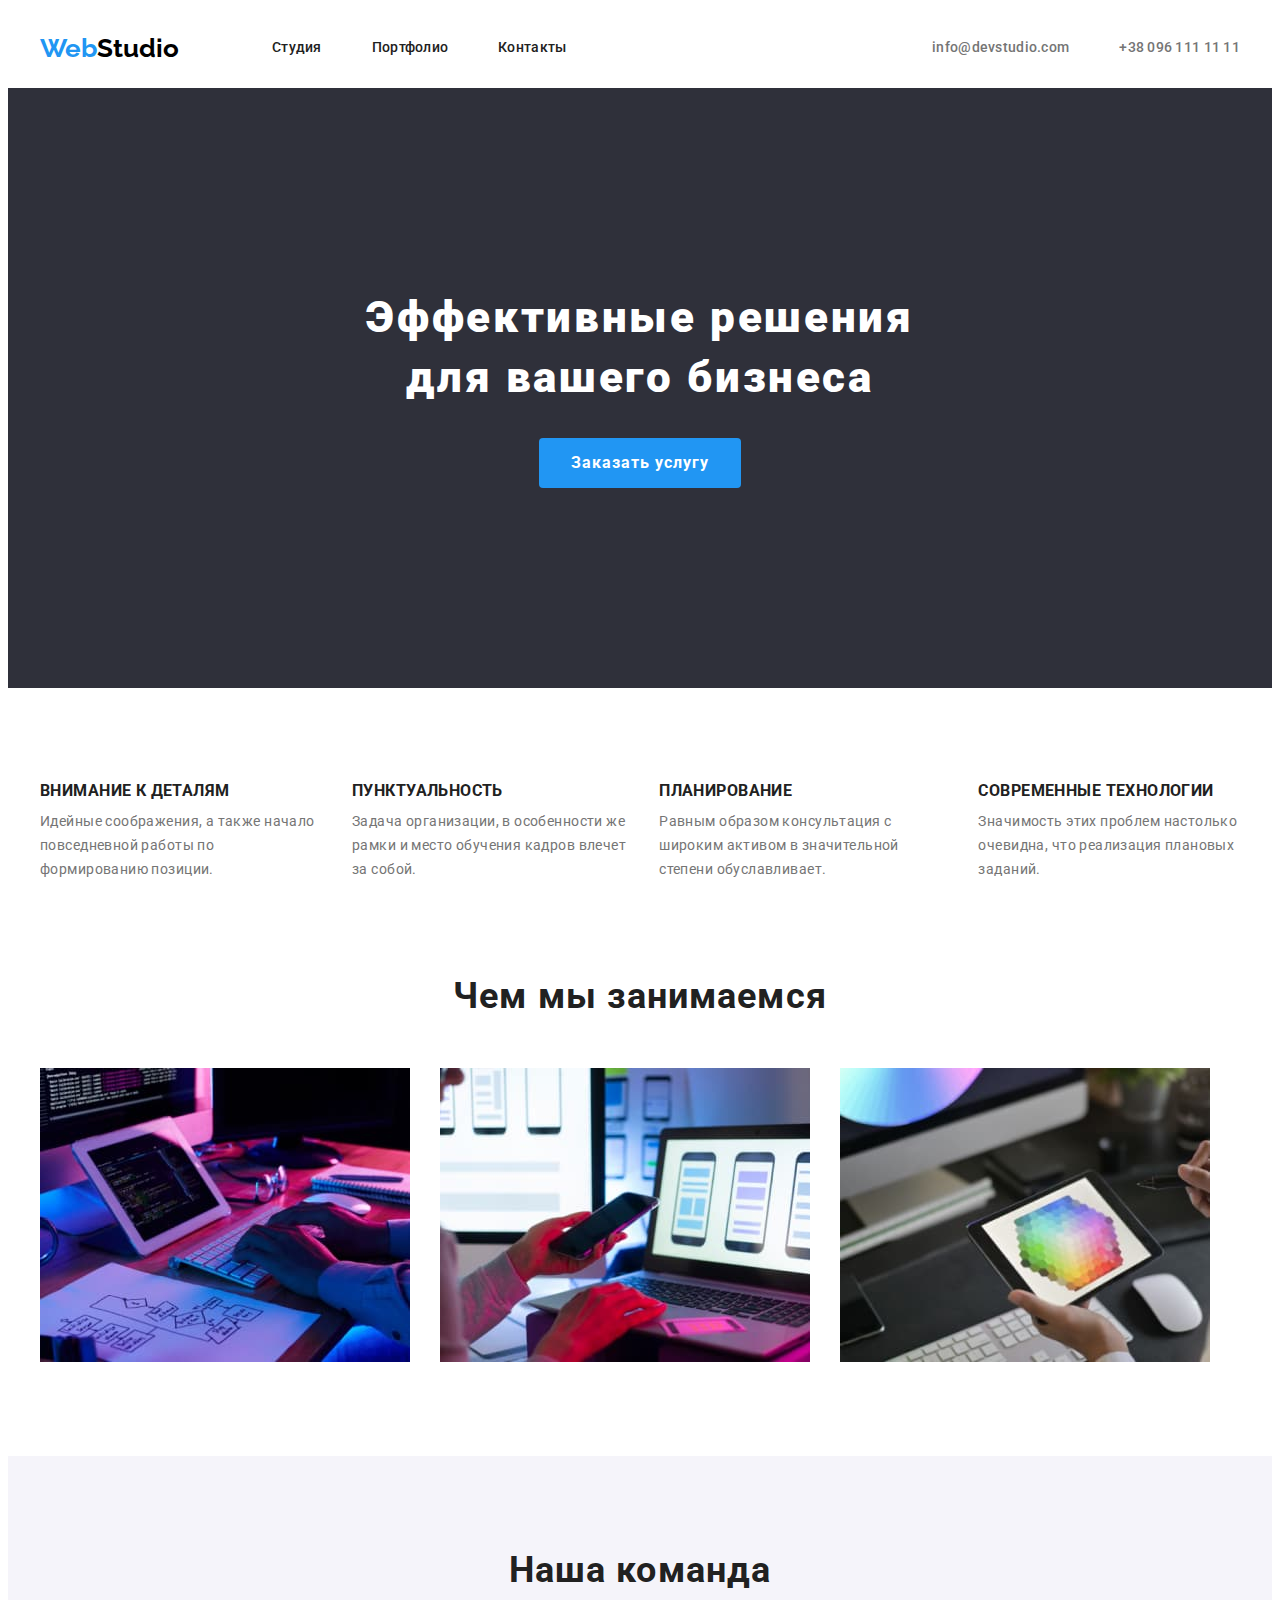
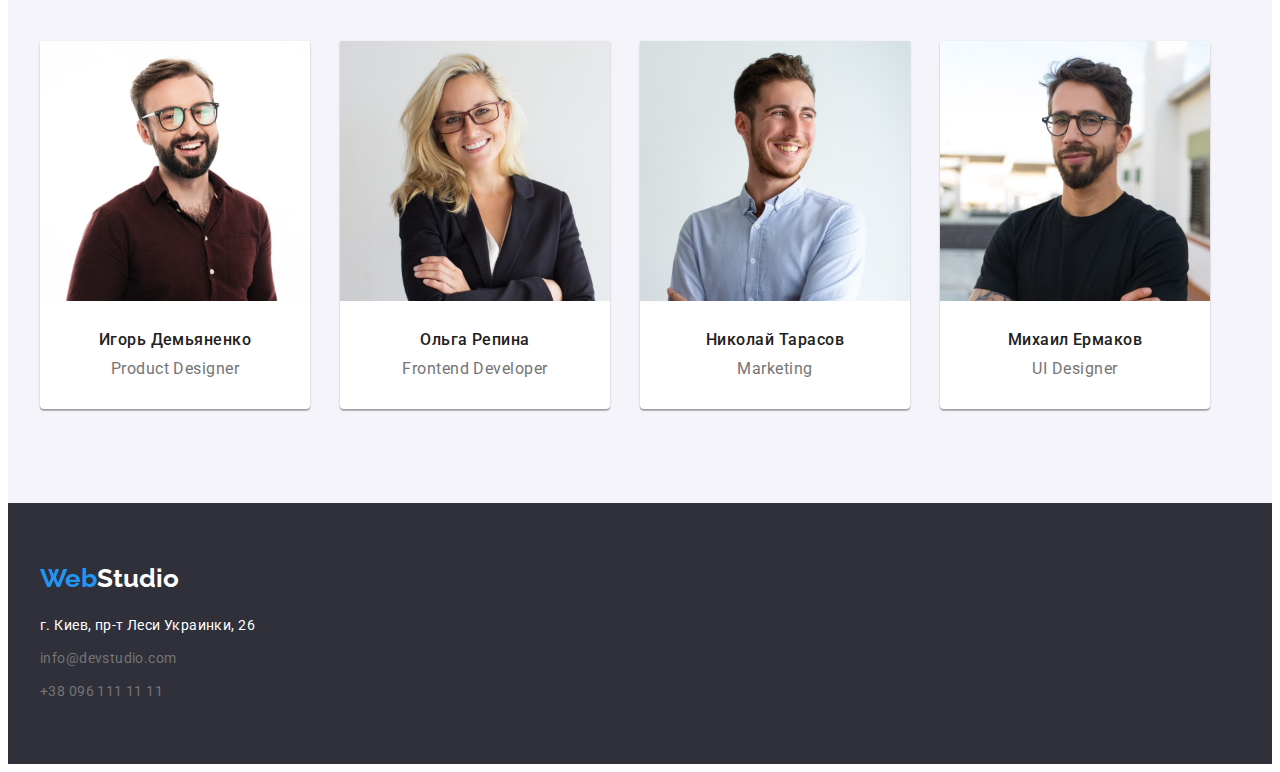
<file: index.html>
<!DOCTYPE html>
<html lang="ru">
<head>
    <meta charset="UTF-8">
    <meta http-equiv="X-UA-Compatible" content="IE=edge">
    <meta name="viewport" content="width=device-width, initial-scale=1.0">
    <title>Студия</title>
    <link rel="preconnect" href="https://fonts.googleapis.com">
<link rel="preconnect" href="https://fonts.gstatic.com" crossorigin>
<link href="https://fonts.googleapis.com/css2?family=Raleway:wght@700&family=Roboto:wght@400;500;700;900&display=swap" rel="stylesheet">
<link rel="stylesheet" href="https://cdnjs.cloudflare.com/ajax/libs/modern-normalize/1.1.0/modern-normalize.min.css" integrity="sha512-wpPYUAdjBVSE4KJnH1VR1HeZfpl1ub8YT/NKx4PuQ5NmX2tKuGu6U/JRp5y+Y8XG2tV+wKQpNHVUX03MfMFn9Q==" crossorigin="anonymous" referrerpolicy="no-referrer" />
<link rel="stylesheet" href="./css/styles.css">
</head>
    <body>
        <header>
            <div class="header-section">
                <div class="conteiner header-conteiner">
                    <nav class="header-nav">
                        <a class="logo-firstpart" href="./index.html">Web<span class="logo-secondpart">Studio</span></a>
                        <ul class="header-nav-list">
                            <li class="header-nav-item"><a class="nav-link" href="./index.html">Студия</a></li>
                            <li class="header-nav-item"><a class="nav-link" href="./portfolio.html">Портфолио</a></li>
                            <li class="header-nav-item"><a class="nav-link" href="" target="_blank" rel="noopener noferrer">Контакты</a></li>
                        </ul>
                    </nav>
                        <ul class="contacts">
                            <li class="contacts-item"><a class="contacts-link" href="mailto:info@devstudio.com">info@devstudio.com</a></li>
                            <li class="contacts-item"><a class="contacts-link" href="tel:+38 0961111111">+38 096 111 11 11</a></li>
                    </ul>
                </div>     
            </div>
        </header>
    <main>
            <section class="hero">
                <div class="conteiner">
                    <h1 class="hero-title">Эффективные решения<br/> для вашего бизнеса</h1>
                    <button type="button" class="hero-button">Заказать услугу</button>
            </section>
            <section class="section">
                <div class="conteiner">
                    <h2 class="visually-hidden">Наши приоритеты</h2>
                    <ul class="priorities-list">
                        <li class="priorities-title"><h3>ВНИМАНИЕ К ДЕТАЛЯМ</h3>
                        <p class="priorities-text" >Идейные соображения, а также начало повседневной работы по формированию позиции.</p></li>
                        <li class="priorities-title"><h3>ПУНКТУАЛЬНОСТЬ</h3>
                        <p class="priorities-text">Задача организации, в особенности же рамки и место обучения кадров влечет за собой.</p></li>
                        <li class="priorities-title"><h3>ПЛАНИРОВАНИЕ</h3>
                        <p class="priorities-text">Равным образом консультация с широким активом в значительной степени обуславливает.</p></li>
                        <li class="priorities-title"><h3>СОВРЕМЕННЫЕ ТЕХНОЛОГИИ</h3>
                        <p class="priorities-text">Значимость этих проблем настолько очевидна, что реализация плановых заданий.</p></li>
                    </ul>
                </div>
            </div>
        </section>
        <section class="section specification">
            <div class="conteiner">
                <h2 class="specification-title">Чем мы занимаемся</h2>
                <ul class="specification-list">
                    <li class="specification-item"><img src="images\what_are_we_doing.jpg" alt="Проэктируем дизайн" width="370" height="294"></li>
                    <li class="specification-item"><img src="images\what_are_we_doing1.jpg" alt="Адаптация с гаджетами" width="370" height="294"></li>
                    <li class="specification-item"><img src="images\what_are_we_doing2.jpg" alt="Разработка приложений" width="370" height="294"></li>
                </ul>
            </div>
        </section>
        <section class="section team">
            <div class="conteiner">
                    <h2 class="team-title">Наша команда</h2>
                    <ul class="team-list" >
                        <li class="team-item"><img src="images\igor_demiyanenko.jpg" alt="Игорь Демьяненко фото" width="270" height="260">
                            <div class="team-list-card">
                                <h3 class="team-list-name">Игорь Демьяненко</h3>
                                <p class="team-list-profession">Product Designer</p>
                            </div>
                        </li>
                        <li class="team-item"><img src="images\olha_repina.jpg" alt="Ольга Репина фото" width="270" height="260">
                            <div class="team-list-card">
                                <h3 class="team-list-name">Ольга Репина</h3>
                                <p class="team-list-profession">Frontend Developer</p>
                            </div>
                        </li>
                        <li class="team-item"><img src="images\nikolay_tarasov.jpg" alt="Николай Тарасов фото" width="270" height="260">
                            <div class="team-list-card">
                                <h3 class="team-list-name">Николай Тарасов</h3>
                                <p class="team-list-profession">Marketing</p>
                            </div>
                        </li>
                        <li class="team-item"><img src="images\mihail_ermakov.jpg" alt="Михаил Ермаков фото" width="270" height="260">
                            <div class="team-list-card">
                                <h3 class="team-list-name">Михаил Ермаков</h3>
                                <p class="team-list-profession">UI Designer</p>
                            </div>
                        </li>
                    </ul>
            </div>
        </section>
    </main>
        <footer class="section-footer">
            <div class="conteiner">
                <a class="logo-firstpartfooter footer-link" href="./index.html">Web<span class="logo-secondpartfooter">Studio</span></a>
                <address class="address-section">
                    <ul class="footer-address-list">
                        <li class="footer-address"><p>г. Киев, пр-т Леси Украинки, 26</p></li>
                        <li class="footer-contacts"><a class="footer-link" href="mailto:info@devstudio.com">info@devstudio.com</a></li>
                        <li class="footer-contacts"><a class="footer-link" href="tel:+380961111111">+38 096 111 11 11</a></li>
                    </ul>
                </address>
            </div>
        </footer>
    </body>
</html>
</file>
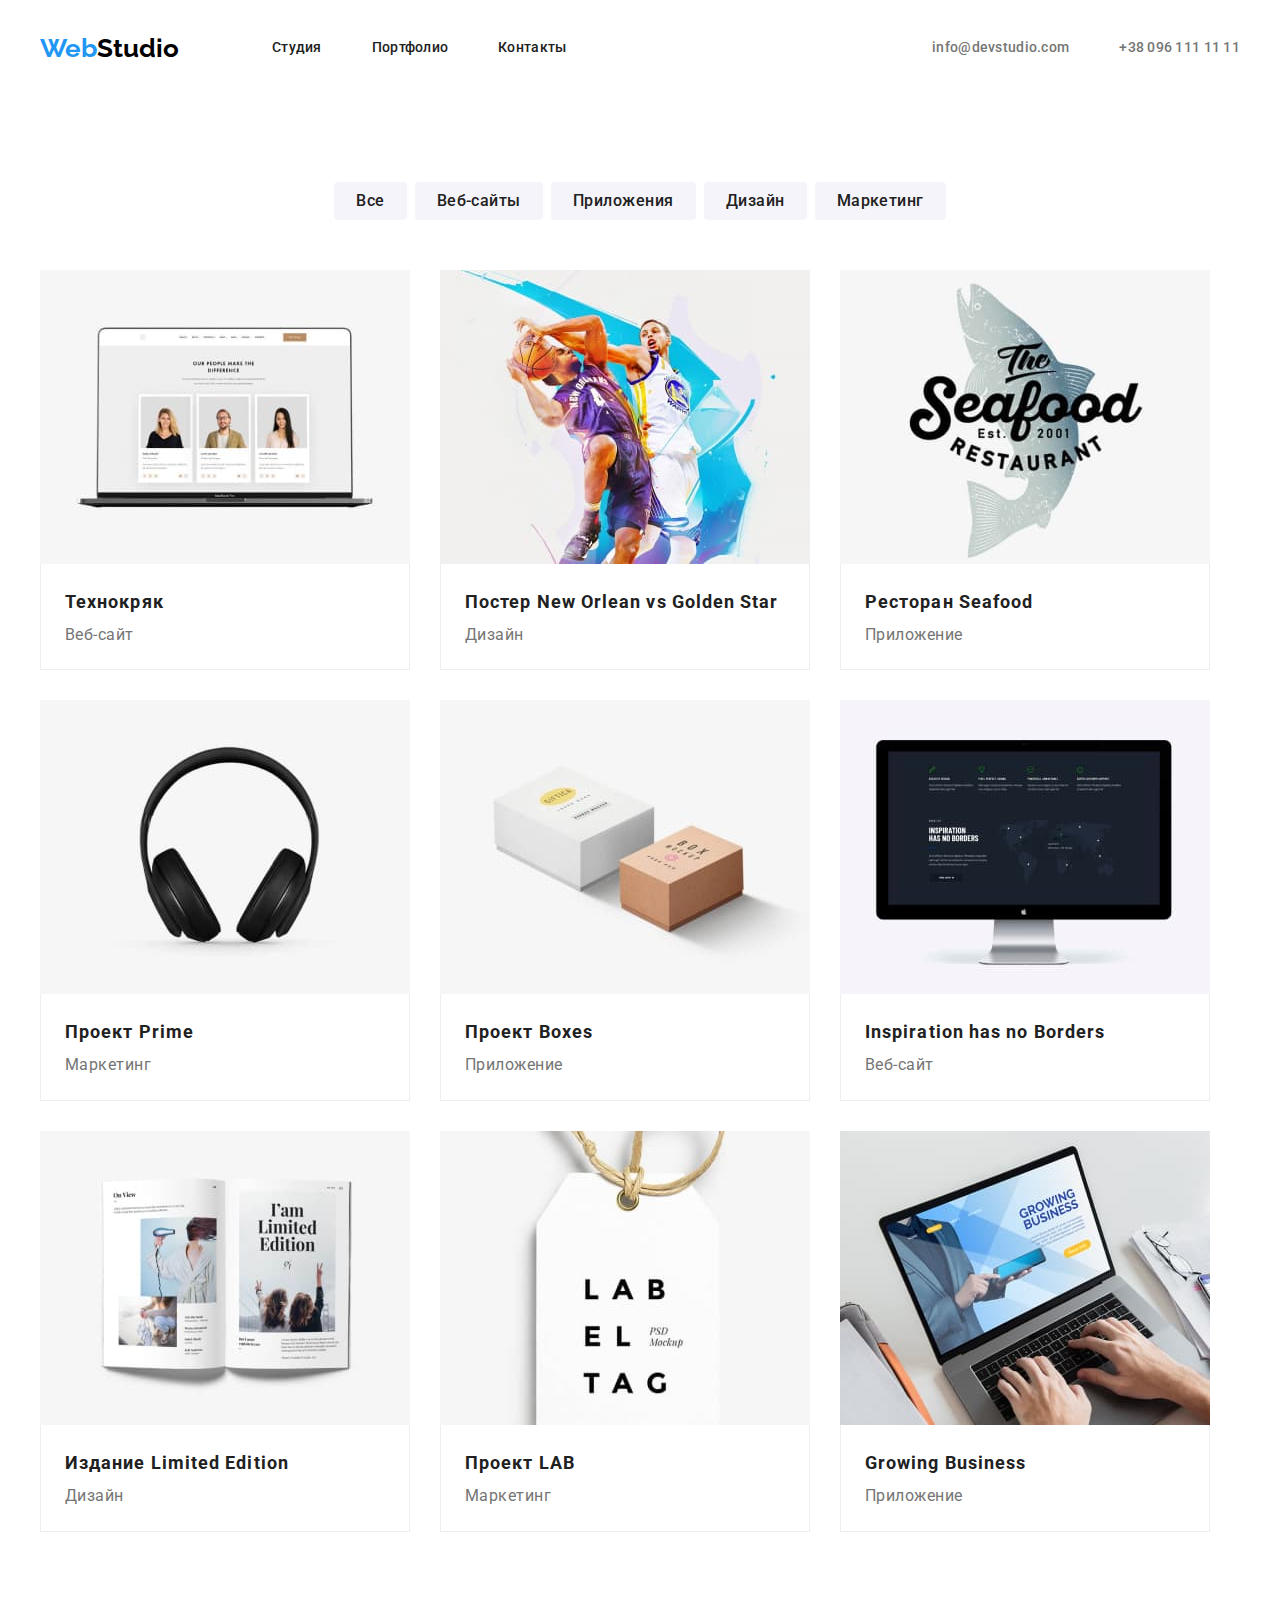
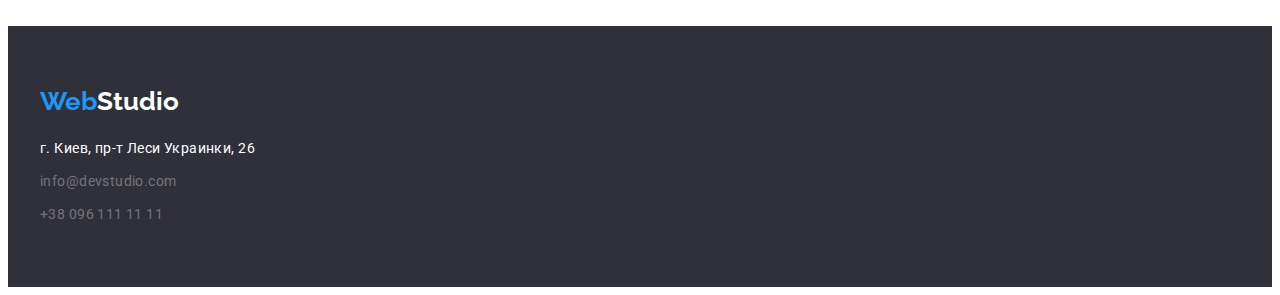
<file: portfolio.html>
<!DOCTYPE html>
<html lang="ru">
<head>
    <meta charset="UTF-8">
    <meta http-equiv="X-UA-Compatible" content="IE=edge">
    <meta name="viewport" content="width=device-width, initial-scale=1.0">
    <title>Портфолио</title>
    <link rel="preconnect" href="https://fonts.googleapis.com">
<link rel="preconnect" href="https://fonts.gstatic.com" crossorigin>
<link href="https://fonts.googleapis.com/css2?family=Raleway:wght@700&family=Roboto:wght@400;500;700;900&display=swap" rel="stylesheet">
<link rel="stylesheet" href="https://cdnjs.cloudflare.com/ajax/libs/modern-normalize/1.1.0/modern-normalize.min.css" integrity="sha512-wpPYUAdjBVSE4KJnH1VR1HeZfpl1ub8YT/NKx4PuQ5NmX2tKuGu6U/JRp5y+Y8XG2tV+wKQpNHVUX03MfMFn9Q==" crossorigin="anonymous" referrerpolicy="no-referrer" />
<link rel="stylesheet" href="./css/styles.css">
</head>
    <body>
        <header>
            <div class="header-section">
                <div class="conteiner header-conteiner">
                    <nav class="header-nav">
                        <a class="logo-firstpart" href="./index.html">Web<span class="logo-secondpart">Studio</span></a>
                        <ul class="header-nav-list">
                            <li class="header-nav-item"><a class="nav-link" href="./index.html">Студия</a></li>
                            <li class="header-nav-item"><a class="nav-link" href="./portfolio.html">Портфолио</a></li>
                            <li class="header-nav-item"><a class="nav-link" href="" target="_blank" rel="noopener noferrer">Контакты</a></li>
                        </ul>
                    </nav>
                        <ul class="contacts">
                            <li class="contacts-item"><a class="contacts-link" href="mailto:info@devstudio.com">info@devstudio.com</a></li>
                            <li class="contacts-item"><a class="contacts-link" href="tel:+38 0961111111">+38 096 111 11 11</a></li>
                    </ul>
                </div>     
            </div>
        </header>
        <main>
            <section class="section">
                <div class="conteiner">
                    <h1 class="visually-hidden">Наши проекты</h1>
                    <ul class="portfolio-nav">
                        <li class="portfolio-nav-item"><button type="button" class="portfolio-buttons">Все</button></li>
                        <li class="portfolio-nav-item"><button type="button" class="portfolio-buttons">Веб-сайты</button></li>
                        <li class="portfolio-nav-item"><button type="button" class="portfolio-buttons">Приложения</button></li>
                        <li class="portfolio-nav-item"><button type="button" class="portfolio-buttons">Дизайн</button></li>
                        <li class="portfolio-nav-item"><button type="button" class="portfolio-buttons">Маркетинг</button></li>
                    </ul>
                    <ul class="portfolio-box">
                        <li class="portfolio-list">
                            <a class="portfolio-list-item" href=""><img src="./images/pf-notebook.jpg" alt="Главная веб-сайта технокряк фото" width="370" height="294">
                                <div class="portfolio-list-card">
                                    <h2 class="portfolio-list-title">Технокряк</h2>
                                    <p class="portfolio-list-type">Веб-сайт</p>
                                </div> 
                            </a>  
                        </li>
                        <li class="portfolio-list">
                            <a class="portfolio-list-item" href=""><img src="./images/pf-pl-basketboll.jpg" alt="Постер игры двух баскетбольных команд" width="370" height="294">
                                <div class="portfolio-list-card">
                                    <h2 class="portfolio-list-title">Постер New Orlean vs Golden Star</h2>
                                    <p class="portfolio-list-type">Дизайн</p>
                                </div>
                            </a>
                        </li> 
                        <li class="portfolio-list">
                            <a class="portfolio-list-item" href=""><img src="./images/pf-logorestoran.jpg" alt="Логотип рыбного ресторана" width="370" height="294">
                                <div class="portfolio-list-card">
                                    <h2 class="portfolio-list-title">Ресторан Seafood</h2>
                                    <p class="portfolio-list-type">Приложение</p>
                                </div>
                            </a>
                        </li>   
                        <li class="portfolio-list"> 
                            <a class="portfolio-list-item" href=""><img src="./images/pf-headphones.jpg" alt="Науники фото" width="370" height="294">
                                <div class="portfolio-list-card">
                                    <h2 class="portfolio-list-title">Проект Prime</h2>
                                    <p class="portfolio-list-type">Маркетинг</p>
                                </div>
                            </a>
                        </li> 
                        <li class="portfolio-list">
                            <a class="portfolio-list-item" href=""><img src="./images/pf-box.jpg" alt="Коробочки фото" width="370" height="294">
                                <div class="portfolio-list-card">
                                    <h2 class="portfolio-list-title">Проект Boxes</h2>
                                    <p class="portfolio-list-type">Приложение</p>
                                </div>
                            </a>
                        </li> 
                        <li class="portfolio-list"> 
                            <a class="portfolio-list-item" href=""><img src="./images/pf-monitor.jpg" alt="Монитор с открытым веб-сайтом" width="370" height="294">
                                <div class="portfolio-list-card">
                                    <h2 class="portfolio-list-title">Inspiration has no Borders</h2>
                                    <p class="portfolio-list-type">Веб-сайт</p>
                                </div>
                            </a>
                        </li>
                        <li class="portfolio-list">   
                            <a class="portfolio-list-item" href=""><img src="./images/pf-jornal.jpg" alt="Постер журнала" width="370" height="294"> 
                                <div class="portfolio-list-card">
                                    <h2 class="portfolio-list-title">Издание Limited Edition</h2>
                                    <p class="portfolio-list-type">Дизайн</p>
                                </div>
                            </a>
                        </li>  
                        <li class="portfolio-list">
                            <a class="portfolio-list-item" href=""><img src="./images/pf-magazine.jpg" alt="Шильдик магазина" width="370" height="294">
                                <div class="portfolio-list-card">
                                    <h2 class="portfolio-list-title">Проект LAB</h2>
                                    <p class="portfolio-list-type">Маркетинг</p>
                                </div>
                            </a>
                        </li> 
                        <li class="portfolio-list">   
                            <a class="portfolio-list-item" href=""><img src="./images/pf-notebokhands.jpg" alt="Открытый ноутбук с сайтом фото" width="370" height="294">
                                <div class="portfolio-list-card">
                                    <h2 class="portfolio-list-title">Growing Business</h2>
                                    <p class="portfolio-list-type">Приложение</p>
                                </div>
                            </a> 
                        </li> 
                    </ul>   
                </div>
            </section>
        </main>
        <footer class="section-footer">
            <div class="conteiner">
                <a class="logo-firstpartfooter footer-link" href="./index.html">Web<span class="logo-secondpartfooter">Studio</span></a>
                <address class="address-section">
                    <ul class="footer-address-list">
                        <li class="footer-address"><p>г. Киев, пр-т Леси Украинки, 26</p></li>
                        <li class="footer-contacts"><a class="footer-link" href="mailto:info@devstudio.com">info@devstudio.com</a></li>
                        <li class="footer-contacts"><a class="footer-link" href="tel:+380961111111">+38 096 111 11 11</a></li>
                    </ul>
                </address>
            </div>
        </footer>
        </body>
    </html>
</file>
<file: css/styles.css>
:root {
    --hero-title-color: #ffffff;
    --second-title-color: #212121;
    --third-title-color: #212121;
    --main-text-color: #757575;
    --btn-text-color: #ffffff;
    --header-text-color: #212121;
    --accent-color: #2196F3;
    --header-link-color:#757575;
}

p, h1,h2,h3,h4,h5,h6 {
    margin: 0;
}

ul {
    list-style: none;
    padding: 0;
    margin: 0;
}
.visually-hidden {
    position: absolute;
    clip: rect(0 0 0 0);
    width: 1px;
    height: 1px;
    margin: -1px;
    border: 0;
    padding: 0;
    overflow: hidden;
  }

img {
    display: block;
    max-width: 100%;
    height: auto;
}
.conteiner{ 
    width: 1200px;
    padding-left: 15px;
    padding-right: 15px;
    margin: 0 auto;
}
.section {
    padding-top: 94px;
    padding-bottom: 94px;
}

button {
    cursor: pointer;
}

body {
    font-family:"Roboto", sans-serif;
    color: var(--main-text-color)
}

address {
    font-style: normal
}

a {
    text-decoration: none;
}
/*----------------HEADER-------------*/

.header-section {
    border-bottom: 1px solid color #ECECEC;
}

.header-conteiner {
    display: flex;
    align-items: center;
}
.header-nav-list {
    display: flex;
    margin-left: 93px;
}
.header-nav {
    display: flex;
    align-items: center;
}

.contacts {
    display: flex;
    margin-left: auto;
}

.header-nav-item:not(:last-child){
    margin-right: 50px;
}
.contacts-item+.contacts-item {
    margin-left: 50px;
}

.logo-firstpart {
    font-family: Raleway;
    font-weight: 700;
    font-size: 26px;
    line-height: 1.19;
    color: var(--accent-color);
}
.logo-secondpart {
    color: #000000;
}
.nav-link {
    display: inline-block;
    padding-top: 32px;
    padding-bottom: 32px;

    color:var(--header-text-color);
    font-weight: 500;
    font-size: 14px;
    line-height: 1.14;
    letter-spacing: 0.02em;
}
.contacts-link {
    display: inline-block;
    padding-top: 32px;
    padding-bottom: 32px;

    color: var(--header-link-color);
    font-weight: 500;
    font-size: 14px;
    line-height: 1.14;
    letter-spacing: 0.02em;
}
.contacts-link:hover,
.contacts-link:focus {
    color: var(--accent-color);
}
.nav-link:hover,
.nav-link:focus {
    color: var(--accent-color);
}

/*----------------HERO-------------*/
.hero {
    padding-top: 200px;
    padding-bottom: 200px;

    background-color:#2F303A;
    text-align: center;
}
.hero-title {
    font-weight: 900;
    font-size: 44px;
    line-height: 1.36;
    letter-spacing: 0.06em;
    color: var(--hero-title-color);

}
.hero-button {
    display: inline-block;
    margin-top: 30px;
    padding-top: 10px;
    padding-right: 32px;
    padding-bottom: 10px;
    padding-left: 32px;

    font-family: inherit;
    background-color:var(--accent-color);
    font-weight: 700;
    font-size: 16px;
    line-height: 1.87;
    letter-spacing: 0.06em;
    color:var(--btn-text-color);
    border-radius: 4px;
    border:none ;
}
 /*-----------priorities---------*/ 

.priorities-title {
    font-weight: 700;
    font-size: 14px;
    line-height: 1.14;
    letter-spacing: 0.03em;
    color: var(--third-title-color);
}


 .priorities-title:not(:last-child){
    margin-right: 30px;
 }
 .priorities-text:not(:last-child){
    margin-right: 30px;
 }
 .priorities-list {
    display: flex;
 }

.priorities-text {
    margin-top: 10px;

    font-weight: 400;
    font-size: 14px;
    line-height: 1.71;
    letter-spacing: 0.03em;
    color: var(--main-text-color);
}
/*-------------specification------------*/

.section.specification {
    padding-top: 0px;
}
.specification-title {
    font-weight: 700;
    font-size: 36px;
    line-height: 1.16;
    letter-spacing: 0.03em;
    color: var(--second-title-color);
}

.specification-item:not(:last-child){
    margin-right: 30px;
}
.specification-list { 
    display: flex;
    margin-top: 50px;
}


.specification-title {
    text-align: center;
}
/*-------------TEAM------------*/

.team {
    background-color:#F5F4FA ;
}
.team-title {
    font-weight: 700;
    font-size: 36px;
    line-height: 1.16;
    letter-spacing: 0.03em;
    color: var(--second-title-color);
}
.team-list-name {
    font-weight: 500;
    font-size: 16px;
    line-height: 1.18;
    letter-spacing: 0.03em;
    color: var(--third-title-color);
}

.team-list {
    display: flex;
    margin-top: 50px;
}
.team-item:not(:last-child){
    margin-right: 30px;
}
.team-list-card {
    padding-top: 30px;
    padding-bottom: 30px;

    text-align: center;
}
.team-item {
    background: #FFFFFF;
    box-shadow: 0px 1px 3px rgba(0, 0, 0, 0.12), 0px 1px 1px rgba(0, 0, 0, 0.14), 0px 2px 1px rgba(0, 0, 0, 0.2);
    border-radius: 0px 0px 4px 4px;

}
.team-title {
    text-align: center;
}

.team-list-profession{
    margin-top: 10px;

    font-size: 16px;
    line-height: 1.18;
    letter-spacing: 0.03em;
    color: var(--main-text-color);
}
/*-------------footer------------*/


.footer-link :hover {
    color:var(--accent-color);
}
.footer-link {
    color:var(--header-link-color)
}

.section-footer {
    padding-top: 60px;
    padding-bottom: 60px;

    background-color: #2F303A;
}

.address-section {
    margin-top:20px ;
}

.logo-firstpartfooter {
    font-family: Raleway;
    font-weight: 700;
    font-size: 26px;
    line-height: 1.19;
    color: var(--accent-color);

}
.logo-secondpartfooter {
    color: #FFFFFF;
}

.footer-contacts {
    margin-top: 9px;
    font-size: 14px;
    line-height: 1.7;
    letter-spacing: 0.03em;
    color:var(--main-text-color);
}
.footer-address {
    font-size: 14px;
    line-height: 1.7;
    letter-spacing: 0.03em;
    color: #FFFFFF;

}

/*-------------PORTFOLIO ------------*/

.portfolio-nav-item:not(:last-child){
    margin-right: 8px;
}

.portfolio-nav {
    display: flex;
    justify-content: center;
}

.portfolio-buttons {
    padding: 6px 22px;

    font-family: inherit; 
    background-color: #F5F4FA;
    font-weight: 500;
    font-size: 16px;
    line-height: 1.6;
    letter-spacing: 0.03em;
    color :#212121;
    border: none;
    border-radius: 4px;
}
/*------------PORTFOLIO BOX---------*/


.portfolio-list:nth-child(3n) {
    margin-right: 0;
}
.portfolio-list:nth-last-child(-n+3) {
    margin-bottom: 0;
}

.portfolio-box {
    display: flex;
    flex-wrap: wrap;
    margin-top: 50px;
}
.portfolio-list-title {
    font-weight: 700;
    font-size: 18px;
    line-height: 2;
    letter-spacing: 0.06em;
    color: var(--third-title-color);

}

.portfolio-list {
    margin-right: 30px;
    margin-bottom: 30px;
}

.portfolio-buttons:hover {
    color: #FFFFFF;
    background-color: var(--accent-color);
}
.portfolio-buttons:focus {
    color: #FFFFFF;
    background-color: #2196F3;
    
}

.portfolio-list-type {
    font-size: 16px;
    line-height: 1.87;
    letter-spacing: 0.03em;
    color:var(--main-text-color);
}
.portfolio-list-card {
    padding-top: 20px;
    padding-right: 24px;
    padding-left: 24px;
    padding-bottom: 20px;

    border-right: 1px solid #EEEEEE;
    border-bottom: 1px solid #EEEEEE;
    border-left: 1px solid #EEEEEE; 

    background-color:#FFFFFF; 
}
</file>
